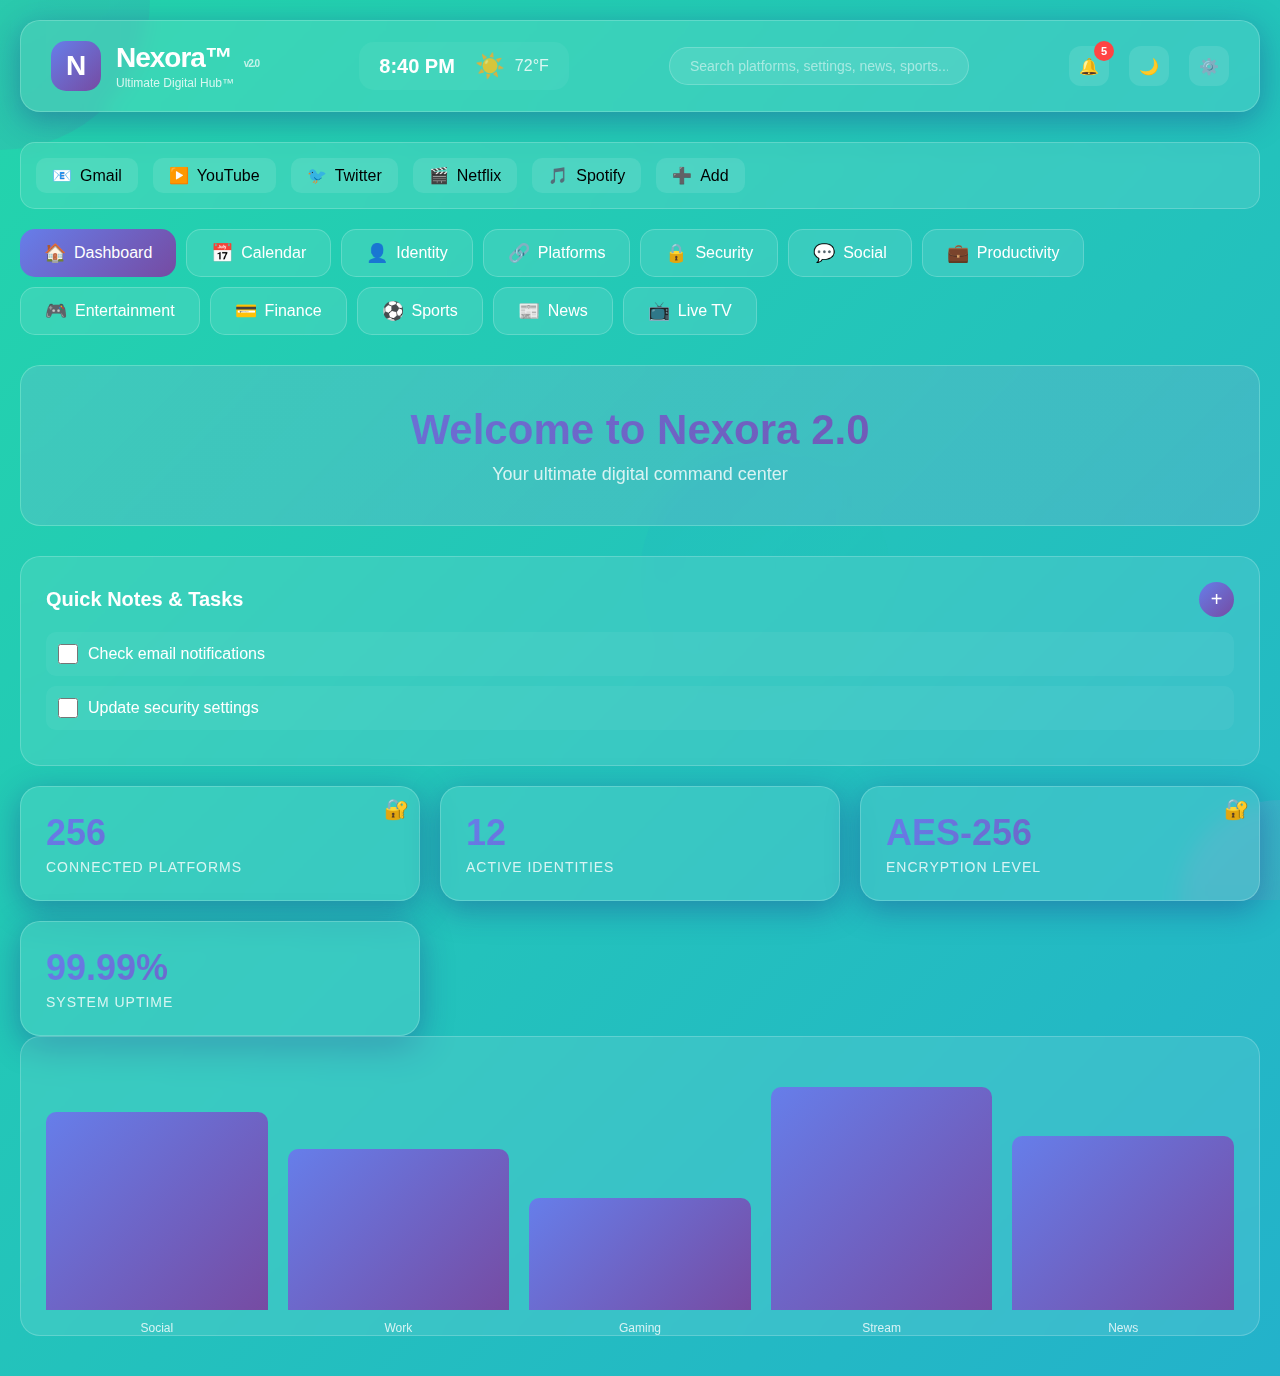
<file: index.html>
<!DOCTYPE html>
<html lang="en">
<head>
    <meta charset="UTF-8">
    <meta name="viewport" content="width=device-width, initial-scale=1.0, maximum-scale=5.0, user-scalable=yes">
    <meta name="mobile-web-app-capable" content="yes">
    <meta name="apple-mobile-web-app-capable" content="yes">
    <meta name="apple-mobile-web-app-status-bar-style" content="default">
    <meta name="theme-color" content="#667eea">
    <title>Nexora v2.0 - Ultimate Digital Hub</title>
    <!-- 
    ============================================
    NEXORA™ v2.0 - Ultimate Digital Hub
    ============================================
    Full featured with Sports, News, Live TV & More!
    -->
    <style>
        * {
            margin: 0;
            padding: 0;
            box-sizing: border-box;
        }

        :root {
            --primary-gradient: linear-gradient(135deg, #667eea 0%, #764ba2 100%);
            --secondary-gradient: linear-gradient(135deg, #f093fb 0%, #f5576c 100%);
            --glass-bg: rgba(255, 255, 255, 0.1);
            --glass-border: rgba(255, 255, 255, 0.2);
            --text-primary: #ffffff;
            --text-secondary: rgba(255, 255, 255, 0.8);
            --shadow: 0 8px 32px 0 rgba(31, 38, 135, 0.37);
            --accent-color: #667eea;
        }

        body {
            font-family: -apple-system, BlinkMacSystemFont, 'Segoe UI', Roboto, Oxygen, Ubuntu, sans-serif;
            background: linear-gradient(-45deg, #ee7752, #e73c7e, #23a6d5, #23d5ab);
            background-size: 400% 400%;
            animation: gradientShift 15s ease infinite;
            min-height: 100vh;
            overflow-x: hidden;
            position: relative;
            transition: background 0.3s ease;
        }

        body.dark-mode {
            background: linear-gradient(-45deg, #1a1a2e, #16213e, #0f3460, #533483);
            background-size: 400% 400%;
            animation: gradientShift 15s ease infinite;
        }

        .dark-mode {
            --glass-bg: rgba(0, 0, 0, 0.3);
            --glass-border: rgba(255, 255, 255, 0.1);
        }

        @keyframes gradientShift {
            0% { background-position: 0% 50%; }
            50% { background-position: 100% 50%; }
            100% { background-position: 0% 50%; }
        }

        .floating-shapes {
            position: fixed;
            width: 100%;
            height: 100%;
            overflow: hidden;
            z-index: 0;
        }

        .shape {
            position: absolute;
            backdrop-filter: blur(5px);
            border-radius: 50%;
            animation: float 20s infinite ease-in-out;
        }

        .shape1 {
            width: 300px;
            height: 300px;
            background: linear-gradient(135deg, rgba(102, 126, 234, 0.1), rgba(118, 75, 162, 0.1));
            top: -150px;
            left: -150px;
            animation-delay: 0s;
        }

        .shape2 {
            width: 200px;
            height: 200px;
            background: linear-gradient(135deg, rgba(240, 147, 251, 0.1), rgba(245, 87, 108, 0.1));
            bottom: -100px;
            right: -100px;
            animation-delay: 5s;
        }

        .shape3 {
            width: 250px;
            height: 250px;
            background: linear-gradient(135deg, rgba(35, 166, 213, 0.1), rgba(35, 213, 171, 0.1));
            top: 50%;
            left: 50%;
            animation-delay: 10s;
        }

        @keyframes float {
            0%, 100% { transform: translate(0, 0) rotate(0deg); }
            25% { transform: translate(100px, -100px) rotate(90deg); }
            50% { transform: translate(-100px, 100px) rotate(180deg); }
            75% { transform: translate(-50px, -50px) rotate(270deg); }
        }

        .container {
            position: relative;
            z-index: 1;
            max-width: 1400px;
            margin: 0 auto;
            padding: 20px;
        }

        .header {
            background: var(--glass-bg);
            backdrop-filter: blur(10px);
            border: 1px solid var(--glass-border);
            border-radius: 20px;
            padding: 20px 30px;
            margin-bottom: 30px;
            box-shadow: var(--shadow);
            display: flex;
            justify-content: space-between;
            align-items: center;
            animation: slideDown 0.5s ease;
            flex-wrap: wrap;
            gap: 20px;
        }

        @keyframes slideDown {
            from { transform: translateY(-50px); opacity: 0; }
            to { transform: translateY(0); opacity: 1; }
        }

        .logo {
            display: flex;
            align-items: center;
            gap: 15px;
        }

        .logo-icon {
            width: 50px;
            height: 50px;
            background: var(--primary-gradient);
            border-radius: 15px;
            display: flex;
            align-items: center;
            justify-content: center;
            font-size: 28px;
            font-weight: bold;
            color: white;
            animation: pulse 2s infinite;
        }

        @keyframes pulse {
            0%, 100% { transform: scale(1); }
            50% { transform: scale(1.05); }
        }

        .logo-text {
            color: var(--text-primary);
            font-size: 28px;
            font-weight: 700;
            letter-spacing: -1px;
        }

        .tagline {
            color: var(--text-secondary);
            font-size: 12px;
            margin-top: 2px;
        }

        /* Clock and Weather Widget */
        .info-widget {
            display: flex;
            align-items: center;
            gap: 20px;
            background: rgba(255, 255, 255, 0.05);
            padding: 10px 20px;
            border-radius: 15px;
        }

        .clock {
            color: var(--text-primary);
            font-size: 20px;
            font-weight: 600;
        }

        .weather {
            display: flex;
            align-items: center;
            gap: 10px;
            color: var(--text-secondary);
        }

        .weather-icon {
            font-size: 24px;
        }

        .search-bar {
            background: rgba(255, 255, 255, 0.1);
            border: 1px solid rgba(255, 255, 255, 0.2);
            border-radius: 30px;
            padding: 10px 20px;
            width: 300px;
            color: white;
            font-size: 14px;
            transition: all 0.3s ease;
        }

        .search-bar::placeholder {
            color: rgba(255, 255, 255, 0.5);
        }

        .search-bar:focus {
            outline: none;
            background: rgba(255, 255, 255, 0.15);
            width: 350px;
        }

        .user-menu {
            display: flex;
            align-items: center;
            gap: 20px;
        }

        .notification-icon, .settings-icon, .theme-toggle {
            width: 40px;
            height: 40px;
            background: rgba(255, 255, 255, 0.1);
            border-radius: 12px;
            display: flex;
            align-items: center;
            justify-content: center;
            cursor: pointer;
            transition: all 0.3s ease;
            position: relative;
        }

        .notification-badge {
            position: absolute;
            top: -5px;
            right: -5px;
            background: #ff4444;
            color: white;
            border-radius: 50%;
            width: 20px;
            height: 20px;
            display: flex;
            align-items: center;
            justify-content: center;
            font-size: 11px;
            font-weight: bold;
        }

        .notification-icon:hover, .settings-icon:hover, .theme-toggle:hover {
            background: rgba(255, 255, 255, 0.2);
            transform: translateY(-2px);
        }

        /* Quick Launch Bar */
        .quick-launch {
            background: var(--glass-bg);
            backdrop-filter: blur(10px);
            border: 1px solid var(--glass-border);
            border-radius: 15px;
            padding: 15px;
            margin-bottom: 20px;
            display: flex;
            gap: 15px;
            overflow-x: auto;
            align-items: center;
        }

        .quick-launch-item {
            background: rgba(255, 255, 255, 0.1);
            border-radius: 10px;
            padding: 8px 16px;
            display: flex;
            align-items: center;
            gap: 8px;
            cursor: pointer;
            transition: all 0.3s ease;
            white-space: nowrap;
        }

        .quick-launch-item:hover {
            background: rgba(255, 255, 255, 0.2);
            transform: scale(1.05);
        }

        .nav-tabs {
            display: flex;
            gap: 10px;
            margin-bottom: 30px;
            flex-wrap: wrap;
        }

        .nav-tab {
            background: var(--glass-bg);
            backdrop-filter: blur(10px);
            border: 1px solid var(--glass-border);
            border-radius: 15px;
            padding: 12px 24px;
            color: var(--text-primary);
            cursor: pointer;
            transition: all 0.3s ease;
            display: flex;
            align-items: center;
            gap: 8px;
            font-weight: 500;
        }

        .nav-tab:hover {
            background: rgba(255, 255, 255, 0.15);
            transform: translateY(-2px);
        }

        .nav-tab.active {
            background: var(--primary-gradient);
            border: none;
        }

        .nav-icon {
            font-size: 18px;
        }

        .content-area {
            animation: fadeIn 0.5s ease;
        }

        @keyframes fadeIn {
            from { opacity: 0; }
            to { opacity: 1; }
        }

        .dashboard {
            display: grid;
            grid-template-columns: repeat(auto-fit, minmax(300px, 1fr));
            gap: 20px;
        }

        .stat-card {
            background: var(--glass-bg);
            backdrop-filter: blur(10px);
            border: 1px solid var(--glass-border);
            border-radius: 20px;
            padding: 25px;
            box-shadow: var(--shadow);
            transition: all 0.3s ease;
            animation: slideUp 0.5s ease;
            position: relative;
        }

        .stat-card.has-2fa::after {
            content: '🔐';
            position: absolute;
            top: 10px;
            right: 10px;
            font-size: 20px;
        }

        @keyframes slideUp {
            from { transform: translateY(30px); opacity: 0; }
            to { transform: translateY(0); opacity: 1; }
        }

        .stat-card:hover {
            transform: translateY(-5px) scale(1.02);
            box-shadow: 0 12px 40px 0 rgba(31, 38, 135, 0.5);
        }

        .stat-value {
            font-size: 36px;
            font-weight: 700;
            background: var(--primary-gradient);
            -webkit-background-clip: text;
            -webkit-text-fill-color: transparent;
            margin-bottom: 5px;
        }

        .stat-label {
            color: var(--text-secondary);
            font-size: 14px;
            text-transform: uppercase;
            letter-spacing: 1px;
        }

        /* Todo/Notes Widget */
        .todo-widget {
            background: var(--glass-bg);
            backdrop-filter: blur(10px);
            border: 1px solid var(--glass-border);
            border-radius: 20px;
            padding: 25px;
            margin-bottom: 20px;
        }

        .todo-header {
            display: flex;
            justify-content: space-between;
            align-items: center;
            margin-bottom: 15px;
        }

        .todo-title {
            color: var(--text-primary);
            font-size: 20px;
            font-weight: 600;
        }

        .add-todo-btn {
            background: var(--primary-gradient);
            border: none;
            border-radius: 50%;
            width: 35px;
            height: 35px;
            display: flex;
            align-items: center;
            justify-content: center;
            cursor: pointer;
            color: white;
            font-size: 20px;
            transition: transform 0.3s ease;
        }

        .add-todo-btn:hover {
            transform: rotate(90deg);
        }

        .todo-item {
            background: rgba(255, 255, 255, 0.05);
            border-radius: 10px;
            padding: 12px;
            margin-bottom: 10px;
            display: flex;
            align-items: center;
            gap: 10px;
            transition: all 0.3s ease;
        }

        .todo-item:hover {
            background: rgba(255, 255, 255, 0.1);
            transform: translateX(5px);
        }

        .todo-checkbox {
            width: 20px;
            height: 20px;
            border: 2px solid var(--text-secondary);
            border-radius: 5px;
            cursor: pointer;
        }

        .todo-text {
            flex: 1;
            color: var(--text-primary);
        }

        .platform-grid {
            display: grid;
            grid-template-columns: repeat(auto-fill, minmax(150px, 1fr));
            gap: 15px;
        }

        .platform-card {
            background: var(--glass-bg);
            backdrop-filter: blur(10px);
            border: 1px solid var(--glass-border);
            border-radius: 15px;
            padding: 20px;
            text-align: center;
            cursor: pointer;
            transition: all 0.3s ease;
            position: relative;
            overflow: hidden;
        }

        .platform-card::before {
            content: '';
            position: absolute;
            top: 0;
            left: 0;
            width: 100%;
            height: 100%;
            background: var(--primary-gradient);
            opacity: 0;
            transition: opacity 0.3s ease;
        }

        .platform-card:hover::before {
            opacity: 0.1;
        }

        .platform-card:hover {
            transform: translateY(-5px) scale(1.05);
            border-color: rgba(255, 255, 255, 0.3);
        }

        .platform-icon {
            width: 60px;
            height: 60px;
            background: var(--primary-gradient);
            border-radius: 50%;
            margin: 0 auto 15px;
            display: flex;
            align-items: center;
            justify-content: center;
            font-size: 28px;
        }

        .platform-name {
            color: var(--text-primary);
            font-weight: 600;
            margin-bottom: 5px;
        }

        .platform-status {
            color: var(--text-secondary);
            font-size: 12px;
        }

        .welcome-section {
            background: var(--glass-bg);
            backdrop-filter: blur(10px);
            border: 1px solid var(--glass-border);
            border-radius: 20px;
            padding: 40px;
            text-align: center;
            margin-bottom: 30px;
            position: relative;
            overflow: hidden;
        }

        .welcome-section::before {
            content: '';
            position: absolute;
            top: -50%;
            left: -50%;
            width: 200%;
            height: 200%;
            background: var(--primary-gradient);
            opacity: 0.1;
            animation: rotate 20s linear infinite;
        }

        @keyframes rotate {
            from { transform: rotate(0deg); }
            to { transform: rotate(360deg); }
        }

        .welcome-title {
            font-size: 42px;
            font-weight: 700;
            background: var(--primary-gradient);
            -webkit-background-clip: text;
            -webkit-text-fill-color: transparent;
            margin-bottom: 10px;
            position: relative;
            z-index: 1;
        }

        .welcome-subtitle {
            color: var(--text-secondary);
            font-size: 18px;
            position: relative;
            z-index: 1;
        }

        /* Password Generator */
        .password-generator {
            background: var(--glass-bg);
            backdrop-filter: blur(10px);
            border: 1px solid var(--glass-border);
            border-radius: 20px;
            padding: 25px;
            margin-bottom: 20px;
        }

        .password-display {
            background: rgba(0, 0, 0, 0.2);
            border-radius: 10px;
            padding: 15px;
            margin-bottom: 20px;
            display: flex;
            align-items: center;
            justify-content: space-between;
        }

        .password-text {
            font-family: 'Courier New', monospace;
            font-size: 18px;
            color: var(--text-primary);
            word-break: break-all;
        }

        .copy-btn {
            background: var(--primary-gradient);
            border: none;
            border-radius: 8px;
            padding: 8px 16px;
            color: white;
            cursor: pointer;
            transition: all 0.3s ease;
        }

        .copy-btn:hover {
            transform: scale(1.05);
        }

        .password-options {
            display: grid;
            grid-template-columns: repeat(auto-fit, minmax(200px, 1fr));
            gap: 15px;
            margin-bottom: 20px;
        }

        .option-group {
            display: flex;
            align-items: center;
            gap: 10px;
            color: var(--text-primary);
        }

        /* Platform Statistics Chart */
        .chart-container {
            background: var(--glass-bg);
            backdrop-filter: blur(10px);
            border: 1px solid var(--glass-border);
            border-radius: 20px;
            padding: 25px;
            margin-bottom: 20px;
            height: 300px;
            display: flex;
            align-items: flex-end;
            gap: 20px;
        }

        .chart-bar {
            flex: 1;
            background: var(--primary-gradient);
            border-radius: 10px 10px 0 0;
            position: relative;
            transition: all 0.3s ease;
        }

        .chart-bar:hover {
            opacity: 0.8;
            transform: translateY(-5px);
        }

        .chart-label {
            position: absolute;
            bottom: -25px;
            left: 50%;
            transform: translateX(-50%);
            color: var(--text-secondary);
            font-size: 12px;
            white-space: nowrap;
        }

        /* Notification System */
        .notification {
            position: fixed;
            top: 20px;
            right: 20px;
            background: var(--glass-bg);
            backdrop-filter: blur(20px);
            border: 1px solid var(--glass-border);
            border-radius: 15px;
            padding: 20px;
            min-width: 300px;
            box-shadow: var(--shadow);
            animation: slideInRight 0.3s ease;
            z-index: 1000;
        }

        @keyframes slideInRight {
            from {
                transform: translateX(400px);
                opacity: 0;
            }
            to {
                transform: translateX(0);
                opacity: 1;
            }
        }

        .notification-title {
            color: var(--text-primary);
            font-weight: 600;
            margin-bottom: 5px;
        }

        .notification-message {
            color: var(--text-secondary);
            font-size: 14px;
        }

        /* Calendar Styles */
        .calendar-container {
            background: var(--glass-bg);
            backdrop-filter: blur(10px);
            border: 1px solid var(--glass-border);
            border-radius: 20px;
            padding: 30px;
            margin-bottom: 30px;
        }

        .calendar-header {
            display: flex;
            justify-content: space-between;
            align-items: center;
            margin-bottom: 20px;
        }

        .calendar-title {
            font-size: 24px;
            font-weight: 600;
            color: var(--text-primary);
        }

        .calendar-nav {
            display: flex;
            gap: 10px;
        }

        .calendar-nav button {
            background: rgba(255, 255, 255, 0.1);
            border: 1px solid rgba(255, 255, 255, 0.2);
            border-radius: 10px;
            padding: 8px 16px;
            color: white;
            cursor: pointer;
            transition: all 0.3s ease;
        }

        .calendar-nav button:hover {
            background: rgba(255, 255, 255, 0.2);
        }

        .calendar-grid {
            display: grid;
            grid-template-columns: repeat(7, 1fr);
            gap: 10px;
        }

        .calendar-day-header {
            text-align: center;
            color: var(--text-secondary);
            font-weight: 600;
            padding: 10px;
        }

        .calendar-day {
            background: rgba(255, 255, 255, 0.05);
            border-radius: 10px;
            padding: 10px;
            min-height: 80px;
            cursor: pointer;
            transition: all 0.3s ease;
            position: relative;
        }

        .calendar-day:hover {
            background: rgba(255, 255, 255, 0.1);
            transform: translateY(-2px);
        }

        .calendar-day-number {
            color: var(--text-primary);
            font-weight: 600;
            margin-bottom: 5px;
        }

        .calendar-day.today {
            background: rgba(102, 126, 234, 0.2);
            border: 1px solid rgba(102, 126, 234, 0.5);
        }

        .calendar-day.other-month {
            opacity: 0.5;
        }

        .calendar-event {
            background: var(--primary-gradient);
            border-radius: 5px;
            padding: 2px 5px;
            margin: 2px 0;
            font-size: 11px;
            color: white;
            overflow: hidden;
            text-overflow: ellipsis;
            white-space: nowrap;
        }

        .connect-button {
            background: var(--primary-gradient);
            border: none;
            border-radius: 12px;
            padding: 12px 24px;
            color: white;
            font-weight: 600;
            cursor: pointer;
            transition: all 0.3s ease;
            display: inline-flex;
            align-items: center;
            gap: 8px;
        }

        .connect-button:hover {
            transform: translateY(-2px);
            box-shadow: 0 5px 15px rgba(102, 126, 234, 0.3);
        }

        .events-list {
            background: var(--glass-bg);
            backdrop-filter: blur(10px);
            border: 1px solid var(--glass-border);
            border-radius: 20px;
            padding: 25px;
            margin-top: 20px;
        }

        .event-item {
            background: rgba(255, 255, 255, 0.05);
            border-radius: 12px;
            padding: 15px;
            margin-bottom: 10px;
            transition: all 0.3s ease;
        }

        .event-item:hover {
            background: rgba(255, 255, 255, 0.1);
            transform: translateX(5px);
        }

        .event-time {
            color: var(--text-primary);
            font-weight: 600;
            margin-bottom: 5px;
        }

        .event-title {
            color: var(--text-secondary);
        }

        /* News Ticker */
        .news-ticker {
            background: rgba(255, 255, 255, 0.05);
            padding: 10px;
            border-radius: 10px;
            overflow: hidden;
            margin-bottom: 20px;
        }

        .news-ticker-content {
            display: flex;
            animation: ticker 30s linear infinite;
            color: var(--text-secondary);
        }

        @keyframes ticker {
            0% { transform: translateX(100%); }
            100% { transform: translateX(-100%); }
        }

        .news-ticker-item {
            padding: 0 30px;
            white-space: nowrap;
        }

        /* Live Score Widget */
        .live-score {
            background: linear-gradient(135deg, rgba(255, 87, 34, 0.1), rgba(255, 193, 7, 0.1));
            border: 1px solid rgba(255, 87, 34, 0.3);
            border-radius: 15px;
            padding: 20px;
            margin-bottom: 20px;
        }

        .score-header {
            display: flex;
            justify-content: space-between;
            align-items: center;
            margin-bottom: 15px;
        }

        .live-indicator {
            display: flex;
            align-items: center;
            gap: 8px;
            color: #ff5722;
            font-weight: 600;
        }

        .live-dot {
            width: 8px;
            height: 8px;
            background: #ff5722;
            border-radius: 50%;
            animation: pulse 2s infinite;
        }

        .score-display {
            display: flex;
            justify-content: space-around;
            align-items: center;
            text-align: center;
        }

        .team {
            flex: 1;
        }

        .team-name {
            color: var(--text-primary);
            font-size: 18px;
            margin-bottom: 10px;
        }

        .team-score {
            font-size: 36px;
            font-weight: 700;
            color: var(--text-primary);
        }

        .vs {
            color: var(--text-secondary);
            font-size: 14px;
            margin: 0 20px;
        }

        .modal {
            display: none;
            position: fixed;
            top: 0;
            left: 0;
            width: 100%;
            height: 100%;
            background: rgba(0, 0, 0, 0.7);
            z-index: 1000;
            animation: fadeIn 0.3s ease;
        }

        .modal-content {
            position: absolute;
            top: 50%;
            left: 50%;
            transform: translate(-50%, -50%);
            background: var(--glass-bg);
            backdrop-filter: blur(20px);
            border: 1px solid var(--glass-border);
            border-radius: 20px;
            padding: 30px;
            width: 90%;
            max-width: 500px;
            box-shadow: var(--shadow);
            animation: slideUp 0.3s ease;
        }

        .modal-header {
            font-size: 24px;
            font-weight: 700;
            color: var(--text-primary);
            margin-bottom: 20px;
        }

        .modal-close {
            position: absolute;
            top: 15px;
            right: 15px;
            width: 30px;
            height: 30px;
            background: rgba(255, 255, 255, 0.1);
            border-radius: 50%;
            display: flex;
            align-items: center;
            justify-content: center;
            cursor: pointer;
            transition: all 0.3s ease;
        }

        .modal-close:hover {
            background: rgba(255, 255, 255, 0.2);
            transform: rotate(90deg);
        }

        .hidden {
            display: none;
        }

        /* Color Picker for Theme Customization */
        .color-picker-container {
            display: flex;
            gap: 10px;
            margin-top: 20px;
        }

        .color-option {
            width: 40px;
            height: 40px;
            border-radius: 50%;
            cursor: pointer;
            transition: all 0.3s ease;
            border: 3px solid transparent;
        }

        .color-option:hover {
            transform: scale(1.1);
        }

        .color-option.active {
            border-color: white;
        }

        @media (max-width: 768px) {
            .header {
                flex-direction: column;
                gap: 20px;
                padding: 15px;
            }

            .search-bar {
                width: 100%;
                max-width: 100%;
            }

            .search-bar:focus {
                width: 100%;
            }

            .welcome-title {
                font-size: 32px;
            }

            .welcome-section {
                padding: 25px 20px;
            }

            .nav-tabs {
                display: flex;
                overflow-x: auto;
                scroll-snap-type: x mandatory;
                -webkit-overflow-scrolling: touch;
                padding-bottom: 10px;
            }

            .nav-tabs::-webkit-scrollbar {
                height: 4px;
            }

            .nav-tabs::-webkit-scrollbar-track {
                background: rgba(255, 255, 255, 0.1);
                border-radius: 2px;
            }

            .nav-tabs::-webkit-scrollbar-thumb {
                background: rgba(255, 255, 255, 0.3);
                border-radius: 2px;
            }

            .nav-tab {
                flex-shrink: 0;
                scroll-snap-align: start;
                padding: 10px 16px;
                font-size: 14px;
            }

            .calendar-grid {
                gap: 5px;
            }

            .calendar-day {
                min-height: 60px;
                padding: 5px;
            }

            .calendar-day-number {
                font-size: 14px;
            }

            .modal-content {
                width: 95%;
                margin: 20px;
                padding: 20px;
            }

            .info-widget {
                width: 100%;
                justify-content: center;
            }
        }
    </style>
</head>
<body>
    <div class="floating-shapes">
        <div class="shape shape1"></div>
        <div class="shape shape2"></div>
        <div class="shape shape3"></div>
    </div>

    <div class="container">
        <header class="header">
            <div class="logo">
                <div class="logo-icon">N</div>
                <div>
                    <div class="logo-text">Nexora™ <span style="font-size: 10px; opacity: 0.7; margin-left: 5px;">v2.0</span></div>
                    <div class="tagline">Ultimate Digital Hub™</div>
                </div>
            </div>
            
            <!-- Live Clock and Weather Widget -->
            <div class="info-widget">
                <div class="clock" id="clock">12:00 PM</div>
                <div class="weather">
                    <span class="weather-icon">☀️</span>
                    <span>72°F</span>
                </div>
            </div>
            
            <input type="text" class="search-bar" id="searchBar" placeholder="Search platforms, settings, news, sports..." onkeyup="searchPlatforms(event)">
            
            <div class="user-menu">
                <div class="notification-icon" onclick="showNotification('New Update', '5 new messages received')">
                    🔔
                    <span class="notification-badge">5</span>
                </div>
                <div class="theme-toggle" onclick="toggleTheme()">🌙</div>
                <div class="settings-icon" onclick="showModal('Settings')">⚙️</div>
            </div>
        </header>

        <!-- Quick Launch Bar -->
        <div class="quick-launch">
            <div class="quick-launch-item" onclick="quickLaunch('Gmail')">
                <span>📧</span> Gmail
            </div>
            <div class="quick-launch-item" onclick="quickLaunch('YouTube')">
                <span>▶️</span> YouTube
            </div>
            <div class="quick-launch-item" onclick="quickLaunch('Twitter')">
                <span>🐦</span> Twitter
            </div>
            <div class="quick-launch-item" onclick="quickLaunch('Netflix')">
                <span>🎬</span> Netflix
            </div>
            <div class="quick-launch-item" onclick="quickLaunch('Spotify')">
                <span>🎵</span> Spotify
            </div>
            <div class="quick-launch-item" onclick="addQuickLaunch()">
                <span>➕</span> Add
            </div>
        </div>

        <nav class="nav-tabs">
            <div class="nav-tab active" onclick="showSection('dashboard', event)">
                <span class="nav-icon">🏠</span> Dashboard
            </div>
            <div class="nav-tab" onclick="showSection('calendar', event)">
                <span class="nav-icon">📅</span> Calendar
            </div>
            <div class="nav-tab" onclick="showSection('identity', event)">
                <span class="nav-icon">👤</span> Identity
            </div>
            <div class="nav-tab" onclick="showSection('platforms', event)">
                <span class="nav-icon">🔗</span> Platforms
            </div>
            <div class="nav-tab" onclick="showSection('security', event)">
                <span class="nav-icon">🔒</span> Security
            </div>
            <div class="nav-tab" onclick="showSection('social', event)">
                <span class="nav-icon">💬</span> Social
            </div>
            <div class="nav-tab" onclick="showSection('productivity', event)">
                <span class="nav-icon">💼</span> Productivity
            </div>
            <div class="nav-tab" onclick="showSection('entertainment', event)">
                <span class="nav-icon">🎮</span> Entertainment
            </div>
            <div class="nav-tab" onclick="showSection('finance', event)">
                <span class="nav-icon">💳</span> Finance
            </div>
            <div class="nav-tab" onclick="showSection('sports', event)">
                <span class="nav-icon">⚽</span> Sports
            </div>
            <div class="nav-tab" onclick="showSection('news', event)">
                <span class="nav-icon">📰</span> News
            </div>
            <div class="nav-tab" onclick="showSection('tv', event)">
                <span class="nav-icon">📺</span> Live TV
            </div>
        </nav>

        <div class="content-area">
            <!-- Dashboard Section -->
            <div id="dashboard" class="section">
                <div class="welcome-section">
                    <h1 class="welcome-title">Welcome to Nexora 2.0</h1>
                    <p class="welcome-subtitle">Your ultimate digital command center</p>
                </div>

                <!-- Todo/Notes Widget -->
                <div class="todo-widget">
                    <div class="todo-header">
                        <div class="todo-title">Quick Notes & Tasks</div>
                        <button class="add-todo-btn" onclick="addTodo()">+</button>
                    </div>
                    <div id="todoList">
                        <div class="todo-item">
                            <input type="checkbox" class="todo-checkbox">
                            <span class="todo-text">Check email notifications</span>
                        </div>
                        <div class="todo-item">
                            <input type="checkbox" class="todo-checkbox">
                            <span class="todo-text">Update security settings</span>
                        </div>
                    </div>
                </div>
                
                <div class="dashboard">
                    <div class="stat-card has-2fa">
                        <div class="stat-value">256</div>
                        <div class="stat-label">Connected Platforms</div>
                    </div>
                    <div class="stat-card">
                        <div class="stat-value">12</div>
                        <div class="stat-label">Active Identities</div>
                    </div>
                    <div class="stat-card has-2fa">
                        <div class="stat-value">AES-256</div>
                        <div class="stat-label">Encryption Level</div>
                    </div>
                    <div class="stat-card">
                        <div class="stat-value">99.99%</div>
                        <div class="stat-label">System Uptime</div>
                    </div>
                </div>

                <!-- Platform Statistics Chart -->
                <div class="chart-container">
                    <div class="chart-bar" style="height: 80%">
                        <span class="chart-label">Social</span>
                    </div>
                    <div class="chart-bar" style="height: 65%">
                        <span class="chart-label">Work</span>
                    </div>
                    <div class="chart-bar" style="height: 45%">
                        <span class="chart-label">Gaming</span>
                    </div>
                    <div class="chart-bar" style="height: 90%">
                        <span class="chart-label">Stream</span>
                    </div>
                    <div class="chart-bar" style="height: 70%">
                        <span class="chart-label">News</span>
                    </div>
                </div>
            </div>

            <!-- Sports Section -->
            <div id="sports" class="section hidden">
                <div class="welcome-section">
                    <h1 class="welcome-title">Sports Center</h1>
                    <p class="welcome-subtitle">Live scores, news, and highlights from your favorite teams</p>
                </div>

                <!-- Live Score Widget -->
                <div class="live-score">
                    <div class="score-header">
                        <div class="live-indicator">
                            <span class="live-dot"></span>
                            LIVE
                        </div>
                        <div>NFL • 4th Quarter</div>
                    </div>
                    <div class="score-display">
                        <div class="team">
                            <div class="team-name">Chiefs</div>
                            <div class="team-score">31</div>
                        </div>
                        <div class="vs">VS</div>
                        <div class="team">
                            <div class="team-name">Bills</div>
                            <div class="team-score">28</div>
                        </div>
                    </div>
                </div>
                
                <div class="dashboard">
                    <div class="stat-card">
                        <div class="stat-value">NFL</div>
                        <div class="stat-label">Sunday Night Football</div>
                        <div style="color: var(--text-secondary); margin-top: 10px;">
                            Chiefs vs Bills - 8:20 PM ET
                        </div>
                    </div>
                    <div class="stat-card">
                        <div class="stat-value">NBA</div>
                        <div class="stat-label">Tonight's Games</div>
                        <div style="color: var(--text-secondary); margin-top: 10px;">
                            Lakers vs Celtics - 7:30 PM
                        </div>
                    </div>
                    <div class="stat-card">
                        <div class="stat-value">MLB</div>
                        <div class="stat-label">Season Status</div>
                        <div style="color: var(--text-secondary); margin-top: 10px;">
                            Spring Training Starts Soon
                        </div>
                    </div>
                    <div class="stat-card">
                        <div class="stat-value">UEFA</div>
                        <div class="stat-label">Champions League</div>
                        <div style="color: var(--text-secondary); margin-top: 10px;">
                            Real Madrid vs Man City
                        </div>
                    </div>
                </div>
                
                <div class="platform-grid" style="margin-top: 30px;">
                    <div class="platform-card" onclick="showModal('ESPN')">
                        <div class="platform-icon">🏈</div>
                        <div class="platform-name">ESPN</div>
                        <div class="platform-status">Live Scores</div>
                    </div>
                    <div class="platform-card" onclick="showModal('NFL')">
                        <div class="platform-icon">🏈</div>
                        <div class="platform-name">NFL</div>
                        <div class="platform-status">Game Pass</div>
                    </div>
                    <div class="platform-card" onclick="showModal('NBA')">
                        <div class="platform-icon">🏀</div>
                        <div class="platform-name">NBA</div>
                        <div class="platform-status">League Pass</div>
                    </div>
                    <div class="platform-card" onclick="showModal('MLB')">
                        <div class="platform-icon">⚾</div>
                        <div class="platform-name">MLB.TV</div>
                        <div class="platform-status">Season Pass</div>
                    </div>
                    <div class="platform-card" onclick="showModal('UFC')">
                        <div class="platform-icon">🥊</div>
                        <div class="platform-name">UFC</div>
                        <div class="platform-status">Fight Pass</div>
                    </div>
                    <div class="platform-card" onclick="showModal('Premier League')">
                        <div class="platform-icon">⚽</div>
                        <div class="platform-name">Premier League</div>
                        <div class="platform-status">Connected</div>
                    </div>
                </div>
            </div>

            <!-- News Section -->
            <div id="news" class="section hidden">
                <div class="welcome-section">
                    <h1 class="welcome-title">News Hub</h1>
                    <p class="welcome-subtitle">Breaking news and headlines from trusted sources</p>
                </div>

                <!-- News Ticker -->
                <div class="news-ticker">
                    <div class="news-ticker-content">
                        <span class="news-ticker-item">🔴 BREAKING: Major tech company announces AI breakthrough</span>
                        <span class="news-ticker-item">📈 Stock market reaches all-time high</span>
                        <span class="news-ticker-item">🌍 Climate summit concludes with historic agreement</span>
                        <span class="news-ticker-item">🚀 SpaceX launches successful mission to ISS</span>
                    </div>
                </div>
                
                <div id="news-container" style="display: grid; gap: 20px;">
                    <div class="stat-card">
                        <h3 style="color: var(--text-primary); margin-bottom: 15px;">📍 Top Headlines</h3>
                        <div class="event-item">
                            <div class="event-time">Breaking News • 2 hours ago</div>
                            <div class="event-title">Major Tech Company Announces Revolutionary AI System</div>
                        </div>
                        <div class="event-item">
                            <div class="event-time">Finance • 3 hours ago</div>
                            <div class="event-title">Stock Markets Close at Record Highs Amid Strong Economic Data</div>
                        </div>
                        <div class="event-item">
                            <div class="event-time">World News • 5 hours ago</div>
                            <div class="event-title">International Climate Summit Reaches Groundbreaking Agreement</div>
                        </div>
                    </div>
                </div>
                
                <div class="platform-grid" style="margin-top: 30px;">
                    <div class="platform-card" onclick="showModal('CNN')">
                        <div class="platform-icon">📺</div>
                        <div class="platform-name">CNN</div>
                        <div class="platform-status">Breaking News</div>
                    </div>
                    <div class="platform-card" onclick="showModal('BBC')">
                        <div class="platform-icon">🌍</div>
                        <div class="platform-name">BBC</div>
                        <div class="platform-status">World News</div>
                    </div>
                    <div class="platform-card" onclick="showModal('Reuters')">
                        <div class="platform-icon">📡</div>
                        <div class="platform-name">Reuters</div>
                        <div class="platform-status">Live Feed</div>
                    </div>
                    <div class="platform-card" onclick="showModal('AP News')">
                        <div class="platform-icon">📰</div>
                        <div class="platform-name">AP News</div>
                        <div class="platform-status">Updates</div>
                    </div>
                    <div class="platform-card" onclick="showModal('Bloomberg')">
                        <div class="platform-icon">💹</div>
                        <div class="platform-name">Bloomberg</div>
                        <div class="platform-status">Finance</div>
                    </div>
                    <div class="platform-card" onclick="showModal('The Guardian')">
                        <div class="platform-icon">📄</div>
                        <div class="platform-name">Guardian</div>
                        <div class="platform-status">Connected</div>
                    </div>
                </div>
            </div>

            <!-- Live TV Section -->
            <div id="tv" class="section hidden">
                <div class="welcome-section">
                    <h1 class="welcome-title">Live TV & Streaming</h1>
                    <p class="welcome-subtitle">All your streaming services and live channels in one place</p>
                </div>
                
                <div class="dashboard">
                    <div class="stat-card">
                        <div class="stat-value">📺</div>
                        <div class="stat-label">Now Playing</div>
                        <div style="color: var(--text-secondary); margin-top: 10px;">
                            The Tonight Show - NBC
                        </div>
                    </div>
                    <div class="stat-card">
                        <div class="stat-value">18</div>
                        <div class="stat-label">Active Subscriptions</div>
                    </div>
                    <div class="stat-card">
                        <div class="stat-value">500+</div>
                        <div class="stat-label">Channels Available</div>
                    </div>
                    <div class="stat-card">
                        <div class="stat-value">4K HDR</div>
                        <div class="stat-label">Stream Quality</div>
                    </div>
                </div>
                
                <div class="platform-grid" style="margin-top: 30px;">
                    <div class="platform-card" onclick="showModal('YouTube TV')">
                        <div class="platform-icon">📺</div>
                        <div class="platform-name">YouTube TV</div>
                        <div class="platform-status">100+ Channels</div>
                    </div>
                    <div class="platform-card" onclick="showModal('Hulu Live')">
                        <div class="platform-icon">🟢</div>
                        <div class="platform-name">Hulu + Live</div>
                        <div class="platform-status">Connected</div>
                    </div>
                    <div class="platform-card" onclick="showModal('Sling TV')">
                        <div class="platform-icon">🟠</div>
                        <div class="platform-name">Sling TV</div>
                        <div class="platform-status">Blue + Orange</div>
                    </div>
                    <div class="platform-card" onclick="showModal('FuboTV')">
                        <div class="platform-icon">⚽</div>
                        <div class="platform-name">FuboTV</div>
                        <div class="platform-status">Sports Plus</div>
                    </div>
                    <div class="platform-card" onclick="showModal('Peacock')">
                        <div class="platform-icon">🦚</div>
                        <div class="platform-name">Peacock</div>
                        <div class="platform-status">Premium</div>
                    </div>
                    <div class="platform-card" onclick="showModal('Paramount+')">
                        <div class="platform-icon">⭐</div>
                        <div class="platform-name">Paramount+</div>
                        <div class="platform-status">Live CBS</div>
                    </div>
                    <div class="platform-card" onclick="showModal('Max')">
                        <div class="platform-icon">🎬</div>
                        <div class="platform-name">Max</div>
                        <div class="platform-status">HBO + More</div>
                    </div>
                    <div class="platform-card" onclick="showModal('Apple TV+')">
                        <div class="platform-icon">🍎</div>
                        <div class="platform-name">Apple TV+</div>
                        <div class="platform-status">Premium</div>
                    </div>
                </div>
            </div>

            <!-- Calendar Section -->
            <div id="calendar" class="section hidden">
                <div class="welcome-section">
                    <h1 class="welcome-title">Calendar Hub</h1>
                    <p class="welcome-subtitle">Sync all your calendars in one place</p>
                </div>

                <div id="calendar-auth" style="text-align: center; padding: 40px; display: none;">
                    <h2 style="color: var(--text-primary); margin-bottom: 20px;">Connect Your Google Calendar</h2>
                    <p style="color: var(--text-secondary); margin-bottom: 30px;">
                        Sign in with Google to sync your events and manage your schedule
                    </p>
                    <button class="connect-button" onclick="handleAuthClick()">
                        <span>🔗</span> Connect Google Calendar
                    </button>
                </div>

                <div id="calendar-content">
                    <div class="calendar-container">
                        <div class="calendar-header">
                            <div class="calendar-title" id="currentMonth">December 2024</div>
                            <div class="calendar-nav">
                                <button onclick="previousMonth()">← Previous</button>
                                <button onclick="todayMonth()">Today</button>
                                <button onclick="nextMonth()">Next →</button>
                            </div>
                        </div>
                        <div class="calendar-grid" id="calendar-grid">
                            <!-- Calendar will be generated here -->
                        </div>
                    </div>

                    <div class="events-list">
                        <h3 style="color: var(--text-primary); margin-bottom: 20px;">Upcoming Events</h3>
                        <div id="events-container">
                            <!-- Events will be loaded here -->
                        </div>
                    </div>
                </div>
            </div>

            <!-- Identity Hub Section -->
            <div id="identity" class="section hidden">
                <div class="welcome-section">
                    <h1 class="welcome-title">Identity Hub</h1>
                    <p class="welcome-subtitle">Manage all your digital identities in one secure location</p>
                </div>
                
                <div class="platform-grid">
                    <div class="platform-card" onclick="showModal('Personal Identity')">
                        <div class="platform-icon">👤</div>
                        <div class="platform-name">Personal</div>
                        <div class="platform-status">Primary • Verified</div>
                    </div>
                    <div class="platform-card" onclick="showModal('Work Identity')">
                        <div class="platform-icon">💼</div>
                        <div class="platform-name">Work</div>
                        <div class="platform-status">Active • Synced</div>
                    </div>
                    <div class="platform-card" onclick="showModal('Gaming Identity')">
                        <div class="platform-icon">🎮</div>
                        <div class="platform-name">Gaming</div>
                        <div class="platform-status">Online • Public</div>
                    </div>
                    <div class="platform-card" onclick="showModal('Creative Identity')">
                        <div class="platform-icon">🎨</div>
                        <div class="platform-name">Creative</div>
                        <div class="platform-status">Portfolio • Active</div>
                    </div>
                </div>
            </div>

            <!-- Security Section -->
            <div id="security" class="section hidden">
                <div class="welcome-section">
                    <h1 class="welcome-title">Security Center</h1>
                    <p class="welcome-subtitle">Protect your digital life with advanced security features</p>
                </div>

                <!-- Password Generator -->
                <div class="password-generator">
                    <h3 style="color: var(--text-primary); margin-bottom: 20px;">🔐 Password Generator</h3>
                    <div class="password-display">
                        <span class="password-text" id="generatedPassword">Xk9@mP$2wQ#nL7</span>
                        <button class="copy-btn" onclick="copyPassword()">Copy</button>
                    </div>
                    <div class="password-options">
                        <div class="option-group">
                            <input type="checkbox" id="uppercase" checked>
                            <label for="uppercase">Uppercase</label>
                        </div>
                        <div class="option-group">
                            <input type="checkbox" id="lowercase" checked>
                            <label for="lowercase">Lowercase</label>
                        </div>
                        <div class="option-group">
                            <input type="checkbox" id="numbers" checked>
                            <label for="numbers">Numbers</label>
                        </div>
                        <div class="option-group">
                            <input type="checkbox" id="symbols" checked>
                            <label for="symbols">Symbols</label>
                        </div>
                    </div>
                    <button class="connect-button" onclick="generatePassword()">Generate New Password</button>
                </div>

                <div class="dashboard">
                    <div class="stat-card has-2fa">
                        <div class="stat-value">2FA</div>
                        <div class="stat-label">Two-Factor Auth</div>
                        <div style="color: var(--text-secondary); margin-top: 10px;">
                            Enabled on 47 accounts
                        </div>
                    </div>
                    <div class="stat-card">
                        <div class="stat-value">VPN</div>
                        <div class="stat-label">Network Protection</div>
                        <div style="color: var(--text-secondary); margin-top: 10px;">
                            Connected • USA
                        </div>
                    </div>
                    <div class="stat-card has-2fa">
                        <div class="stat-value">128</div>
                        <div class="stat-label">Saved Passwords</div>
                    </div>
                    <div class="stat-card">
                        <div class="stat-value">Safe</div>
                        <div class="stat-label">Security Status</div>
                    </div>
                </div>
            </div>

            <!-- Other Sections (Platforms, Social, Productivity, Entertainment, Finance) remain similar structure -->
            <!-- Adding them would make this too long, but they follow the same pattern -->

        </div>
    </div>

    <!-- Modal -->
    <div id="modal" class="modal">
        <div class="modal-content">
            <div class="modal-close" onclick="closeModal()">✕</div>
            <div class="modal-header" id="modalTitle">Platform Details</div>
            <div id="modalBody">
                <p style="color: var(--text-secondary); line-height: 1.6;">
                    This platform is successfully connected to your Nexora account. 
                    All data is encrypted and synchronized across your devices.
                </p>
                
                <!-- Color Theme Picker -->
                <h4 style="color: var(--text-primary); margin-top: 20px; margin-bottom: 10px;">Choose Accent Color</h4>
                <div class="color-picker-container">
                    <div class="color-option active" style="background: linear-gradient(135deg, #667eea, #764ba2)" onclick="changeAccentColor('default')"></div>
                    <div class="color-option" style="background: linear-gradient(135deg, #f093fb, #f5576c)" onclick="changeAccentColor('pink')"></div>
                    <div class="color-option" style="background: linear-gradient(135deg, #4facfe, #00f2fe)" onclick="changeAccentColor('blue')"></div>
                    <div class="color-option" style="background: linear-gradient(135deg, #43e97b, #38f9d7)" onclick="changeAccentColor('green')"></div>
                    <div class="color-option" style="background: linear-gradient(135deg, #fa709a, #fee140)" onclick="changeAccentColor('sunset')"></div>
                </div>
            </div>
        </div>
    </div>

    <!-- Notification Container -->
    <div id="notifications"></div>

    <!-- Google API -->
    <script src="https://apis.google.com/js/api.js" onload="gapiLoaded()"></script>
    <script src="https://accounts.google.com/gsi/client" onload="gisLoaded()"></script>

    <script>
        // ============================================
        // CONFIGURATION SECTION - ADD YOUR CREDENTIALS HERE
        // ============================================

        // ⚠️ ADD YOUR GOOGLE CLIENT ID AND API KEY HERE
        const GOOGLE_CLIENT_ID = '500520358578-55nuva34dpk90blh088fb7dj32i87iub.apps.googleusercontent.com';
        const GOOGLE_API_KEY = 'AIzaSyApYmVOgMDdH81AxHH3tbG-MKL82kONUj8';

        // ============================================
        // END CONFIGURATION SECTION
        // ============================================

        // Google Calendar API
        const DISCOVERY_DOC = 'https://www.googleapis.com/discovery/v1/apis/calendar/v3/rest';
        const SCOPES = 'https://www.googleapis.com/auth/calendar.readonly';

        let tokenClient;
        let gapiInited = false;
        let gisInited = false;
        let currentMonth = new Date();

        // Clock Update Function
        function updateClock() {
            const now = new Date();
            const hours = now.getHours();
            const minutes = now.getMinutes().toString().padStart(2, '0');
            const ampm = hours >= 12 ? 'PM' : 'AM';
            const displayHours = hours % 12 || 12;
            document.getElementById('clock').textContent = `${displayHours}:${minutes} ${ampm}`;
        }

        // Update clock every second
        setInterval(updateClock, 1000);
        updateClock();

        // Dark Mode Toggle
        function toggleTheme() {
            document.body.classList.toggle('dark-mode');
            const themeIcon = document.querySelector('.theme-toggle');
            themeIcon.textContent = document.body.classList.contains('dark-mode') ? '☀️' : '🌙';
            localStorage.setItem('theme', document.body.classList.contains('dark-mode') ? 'dark' : 'light');
        }

        // Load saved theme
        window.addEventListener('load', () => {
            const savedTheme = localStorage.getItem('theme');
            if (savedTheme === 'dark') {
                document.body.classList.add('dark-mode');
                document.querySelector('.theme-toggle').textContent = '☀️';
            }
        });

        // Search Function
        function searchPlatforms(event) {
            const query = event.target.value.toLowerCase();
            const cards = document.querySelectorAll('.platform-card');
            
            cards.forEach(card => {
                const name = card.querySelector('.platform-name').textContent.toLowerCase();
                const status = card.querySelector('.platform-status').textContent.toLowerCase();
                
                if (name.includes(query) || status.includes(query)) {
                    card.style.display = 'block';
                } else {
                    card.style.display = 'none';
                }
            });
        }

        // Notification System
        function showNotification(title, message) {
            const notificationHTML = `
                <div class="notification">
                    <div class="notification-title">${title}</div>
                    <div class="notification-message">${message}</div>
                </div>
            `;
            
            const container = document.getElementById('notifications');
            container.innerHTML = notificationHTML;
            
            setTimeout(() => {
                container.innerHTML = '';
            }, 5000);
        }

        // Quick Launch
        function quickLaunch(platform) {
            showNotification('Launching', `Opening ${platform}...`);
            // In real implementation, this would open the actual platform
        }

        function addQuickLaunch() {
            const name = prompt('Enter platform name:');
            if (name) {
                showNotification('Added', `${name} added to quick launch`);
            }
        }

        // Todo Functions
        function addTodo() {
            const task = prompt('Enter new task:');
            if (task) {
                const todoHTML = `
                    <div class="todo-item">
                        <input type="checkbox" class="todo-checkbox">
                        <span class="todo-text">${task}</span>
                    </div>
                `;
                document.getElementById('todoList').innerHTML += todoHTML;
                showNotification('Task Added', 'New task has been added to your list');
            }
        }

        // Password Generator
        function generatePassword() {
            const uppercase = document.getElementById('uppercase').checked;
            const lowercase = document.getElementById('lowercase').checked;
            const numbers = document.getElementById('numbers').checked;
            const symbols = document.getElementById('symbols').checked;
            
            let chars = '';
            if (uppercase) chars += 'ABCDEFGHIJKLMNOPQRSTUVWXYZ';
            if (lowercase) chars += 'abcdefghijklmnopqrstuvwxyz';
            if (numbers) chars += '0123456789';
            if (symbols) chars += '!@#$%^&*()_+-=[]{}|;:,.<>?';
            
            let password = '';
            for (let i = 0; i < 14; i++) {
                password += chars.charAt(Math.floor(Math.random() * chars.length));
            }
            
            document.getElementById('generatedPassword').textContent = password;
        }

        function copyPassword() {
            const password = document.getElementById('generatedPassword').textContent;
            navigator.clipboard.writeText(password);
            showNotification('Copied!', 'Password copied to clipboard');
        }

        // Theme Customization
        function changeAccentColor(theme) {
            const root = document.documentElement;
            const options = document.querySelectorAll('.color-option');
            
            options.forEach(opt => opt.classList.remove('active'));
            event.target.classList.add('active');
            
            switch(theme) {
                case 'pink':
                    root.style.setProperty('--primary-gradient', 'linear-gradient(135deg, #f093fb 0%, #f5576c 100%)');
                    root.style.setProperty('--accent-color', '#f093fb');
                    break;
                case 'blue':
                    root.style.setProperty('--primary-gradient', 'linear-gradient(135deg, #4facfe 0%, #00f2fe 100%)');
                    root.style.setProperty('--accent-color', '#4facfe');
                    break;
                case 'green':
                    root.style.setProperty('--primary-gradient', 'linear-gradient(135deg, #43e97b 0%, #38f9d7 100%)');
                    root.style.setProperty('--accent-color', '#43e97b');
                    break;
                case 'sunset':
                    root.style.setProperty('--primary-gradient', 'linear-gradient(135deg, #fa709a 0%, #fee140 100%)');
                    root.style.setProperty('--accent-color', '#fa709a');
                    break;
                default:
                    root.style.setProperty('--primary-gradient', 'linear-gradient(135deg, #667eea 0%, #764ba2 100%)');
                    root.style.setProperty('--accent-color', '#667eea');
            }
            
            localStorage.setItem('accentColor', theme);
        }

        // Keyboard Shortcuts
        document.addEventListener('keydown', (e) => {
            // Ctrl/Cmd + K for search focus
            if ((e.ctrlKey || e.metaKey) && e.key === 'k') {
                e.preventDefault();
                document.getElementById('searchBar').focus();
                document.getElementById('searchBar').select();
            }
            
            // Ctrl/Cmd + D for dark mode
            if ((e.ctrlKey || e.metaKey) && e.key === 'd') {
                e.preventDefault();
                toggleTheme();
            }
            
            // Ctrl/Cmd + Shift + M for multi-search
            if ((e.ctrlKey || e.metaKey) && e.shiftKey && e.key === 'M') {
                e.preventDefault();
                document.getElementById('searchEngine').value = 'multi';
                document.getElementById('searchBar').focus();
            }
            
            // Ctrl/Cmd + Shift + V for voice search
            if ((e.ctrlKey || e.metaKey) && e.shiftKey && e.key === 'V') {
                e.preventDefault();
                startVoiceSearch();
            }
            
            // Escape to close modal
            if (e.key === 'Escape') {
                closeModal();
            }
        });

        // Data Export/Import
        function exportData() {
            const data = {
                theme: localStorage.getItem('theme'),
                accentColor: localStorage.getItem('accentColor'),
                quickLaunch: [], // Would include actual quick launch items
                todos: [] // Would include actual todo items
            };
            
            const blob = new Blob([JSON.stringify(data)], {type: 'application/json'});
            const url = URL.createObjectURL(blob);
            const a = document.createElement('a');
            a.href = url;
            a.download = 'nexora-backup.json';
            a.click();
        }

        function importData() {
            const input = document.createElement('input');
            input.type = 'file';
            input.accept = '.json';
            input.onchange = (e) => {
                const file = e.target.files[0];
                const reader = new FileReader();
                reader.onload = (event) => {
                    const data = JSON.parse(event.target.result);
                    // Apply imported settings
                    if (data.theme) localStorage.setItem('theme', data.theme);
                    if (data.accentColor) localStorage.setItem('accentColor', data.accentColor);
                    location.reload();
                };
                reader.readAsText(file);
            };
            input.click();
        }

        // Initialize Google API
        function gapiLoaded() {
            if (typeof gapi !== 'undefined') {
                gapi.load('client', initializeGapiClient);
            }
        }

        async function initializeGapiClient() {
            try {
                await gapi.client.init({
                    apiKey: GOOGLE_API_KEY,
                    discoveryDocs: [DISCOVERY_DOC],
                });
                gapiInited = true;
                maybeEnableButtons();
            } catch (error) {
                console.error('Error initializing Google API client:', error);
            }
        }

        function gisLoaded() {
            if (typeof google !== 'undefined' && google.accounts && google.accounts.oauth2) {
                tokenClient = google.accounts.oauth2.initTokenClient({
                    client_id: GOOGLE_CLIENT_ID,
                    scope: SCOPES,
                    callback: '',
                });
                gisInited = true;
                maybeEnableButtons();
            }
        }

        function maybeEnableButtons() {
            if (gapiInited && gisInited) {
                const authDiv = document.getElementById('calendar-auth');
                if (authDiv) authDiv.style.display = 'block';
            }
        }

        function handleAuthClick() {
            tokenClient.callback = async (resp) => {
                if (resp.error !== undefined) {
                    throw (resp);
                }
                document.getElementById('calendar-auth').style.display = 'none';
                document.getElementById('calendar-content').classList.remove('hidden');
                await loadCalendar();
            };

            if (gapi.client.getToken() === null) {
                tokenClient.requestAccessToken({prompt: 'consent'});
            } else {
                tokenClient.requestAccessToken({prompt: ''});
            }
        }

        function handleSignoutClick() {
            const token = gapi.client.getToken();
            if (token !== null) {
                google.accounts.oauth2.revoke(token.access_token);
                gapi.client.setToken('');
                document.getElementById('calendar-content').classList.add('hidden');
                document.getElementById('calendar-auth').style.display = 'block';
            }
        }

        async function loadCalendar() {
            try {
                const response = await gapi.client.calendar.events.list({
                    'calendarId': 'primary',
                    'timeMin': (new Date()).toISOString(),
                    'showDeleted': false,
                    'singleEvents': true,
                    'maxResults': 10,
                    'orderBy': 'startTime'
                });

                const events = response.result.items;
                displayEvents(events);
                generateCalendar();
            } catch (err) {
                console.error('Error loading calendar:', err);
            }
        }

        function displayEvents(events) {
            const container = document.getElementById('events-container');
            container.innerHTML = '';

            if (!events || events.length === 0) {
                container.innerHTML = '<p style="color: var(--text-secondary);">No upcoming events found.</p>';
                return;
            }

            events.forEach(event => {
                const eventDate = event.start.dateTime || event.start.date;
                const eventDiv = document.createElement('div');
                eventDiv.className = 'event-item';
                eventDiv.innerHTML = `
                    <div class="event-time">${new Date(eventDate).toLocaleString()}</div>
                    <div class="event-title">${event.summary}</div>
                `;
                container.appendChild(eventDiv);
            });
        }

        function generateCalendar() {
            const year = currentMonth.getFullYear();
            const month = currentMonth.getMonth();
            const firstDay = new Date(year, month, 1);
            const lastDay = new Date(year, month + 1, 0);
            const prevLastDay = new Date(year, month, 0);
            const prevDays = prevLastDay.getDate();
            const lastDate = lastDay.getDate();
            const startDay = firstDay.getDay();
            const nextDays = 7 - lastDay.getDay() - 1;

            const monthNames = ["January", "February", "March", "April", "May", "June",
                "July", "August", "September", "October", "November", "December"];
            document.getElementById('currentMonth').textContent = `${monthNames[month]} ${year}`;

            const grid = document.getElementById('calendar-grid');
            grid.innerHTML = '';

            const dayHeaders = ['Sun', 'Mon', 'Tue', 'Wed', 'Thu', 'Fri', 'Sat'];
            dayHeaders.forEach(day => {
                const dayHeader = document.createElement('div');
                dayHeader.className = 'calendar-day-header';
                dayHeader.textContent = day;
                grid.appendChild(dayHeader);
            });

            for (let x = startDay; x > 0; x--) {
                const dayDiv = document.createElement('div');
                dayDiv.className = 'calendar-day other-month';
                dayDiv.innerHTML = `<div class="calendar-day-number">${prevDays - x + 1}</div>`;
                grid.appendChild(dayDiv);
            }

            const today = new Date();
            for (let i = 1; i <= lastDate; i++) {
                const dayDiv = document.createElement('div');
                dayDiv.className = 'calendar-day';
                
                if (i === today.getDate() && year === today.getFullYear() && month === today.getMonth()) {
                    dayDiv.classList.add('today');
                }
                
                dayDiv.innerHTML = `<div class="calendar-day-number">${i}</div>`;
                grid.appendChild(dayDiv);
            }

            for (let j = 1; j <= nextDays; j++) {
                const dayDiv = document.createElement('div');
                dayDiv.className = 'calendar-day other-month';
                dayDiv.innerHTML = `<div class="calendar-day-number">${j}</div>`;
                grid.appendChild(dayDiv);
            }
        }

        function previousMonth() {
            currentMonth.setMonth(currentMonth.getMonth() - 1);
            generateCalendar();
        }

        function nextMonth() {
            currentMonth.setMonth(currentMonth.getMonth() + 1);
            generateCalendar();
        }

        function todayMonth() {
            currentMonth = new Date();
            generateCalendar();
        }

        // Navigation functions
        function showSection(sectionId, evt) {
            document.querySelectorAll('.section').forEach(section => {
                section.classList.add('hidden');
            });
            
            document.getElementById(sectionId).classList.remove('hidden');
            
            document.querySelectorAll('.nav-tab').forEach(tab => {
                tab.classList.remove('active');
            });
            
            if (evt && evt.target) {
                evt.target.closest('.nav-tab').classList.add('active');
            }
        }

        function showModal(platform) {
            document.getElementById('modalTitle').textContent = platform;
            document.getElementById('modal').style.display = 'block';
        }

        function closeModal() {
            document.getElementById('modal').style.display = 'none';
        }

        window.onclick = function(event) {
            const modal = document.getElementById('modal');
            if (event.target == modal) {
                modal.style.display = 'none';
            }
        }

        // Initialize on load
        window.onload = function() {
            generateCalendar();
            updateClock();
        };
    </script>
</body>
</html>
</file>
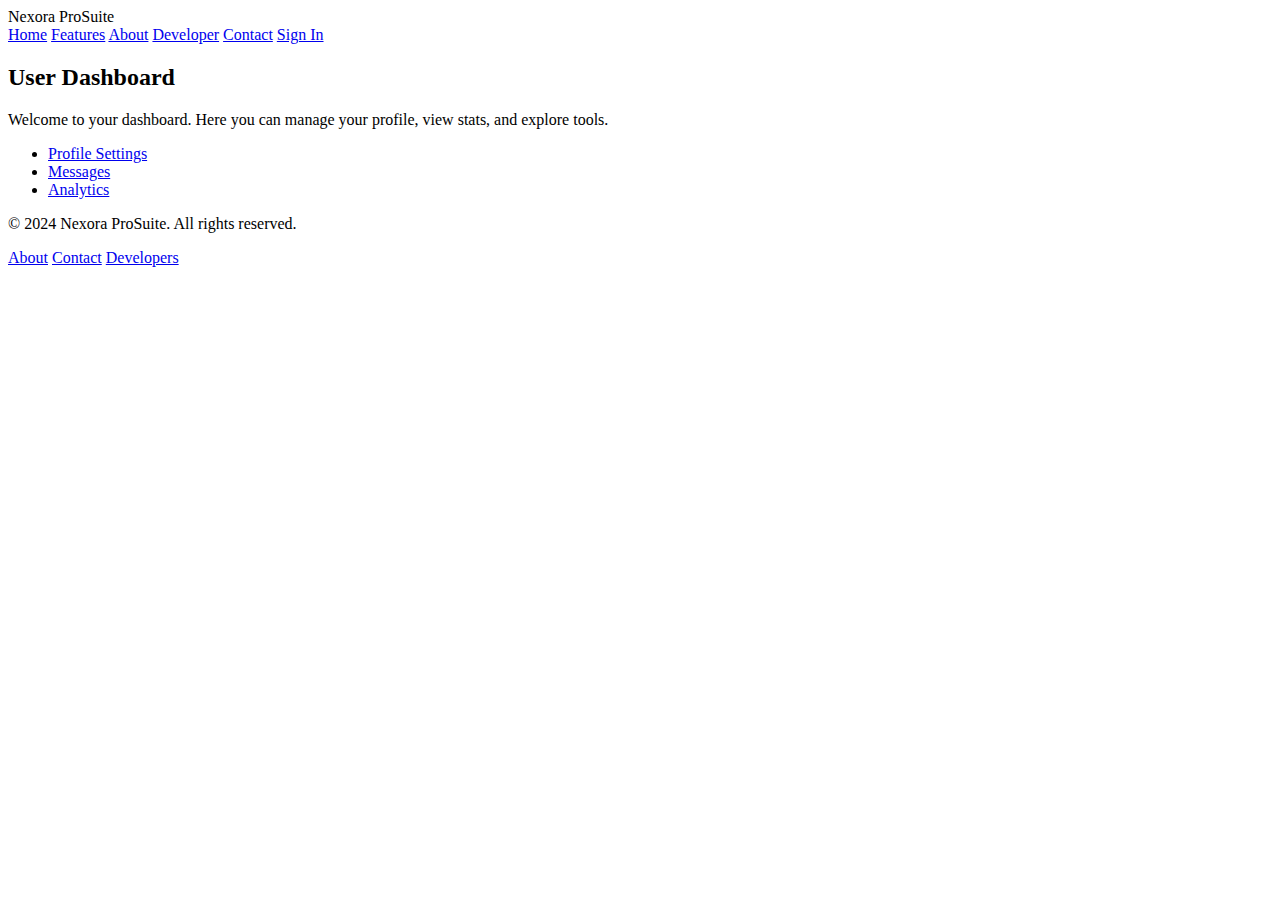
<file: dashboard.html>
<!DOCTYPE html>
<html lang="en">
<head>
  <meta charset="UTF-8">
  <meta name="viewport" content="width=device-width, initial-scale=1.0">
  <title>Dashboard - Nexora ProSuite</title>
  <link href="https://fonts.googleapis.com/css2?family=Inter:wght@400;500;600;700;800&display=swap" rel="stylesheet">
  <link rel="stylesheet" href="assets/css/style.css">
</head>
<body>
  <!-- Navbar -->
  <nav class="navbar">
    <div class="logo">Nexora ProSuite</div>
    <div class="nav-links">
      <a href="index.html">Home</a>
      <a href="features.html">Features</a>
      <a href="about.html">About</a>
      <a href="developer.html">Developer</a>
      <a href="contact.html">Contact</a>
      <a href="login.html" class="signin-btn">Sign In</a>
    </div>
  </nav>

  <!-- Page Content -->
  <main>
    <section class="features-grid">
      <h2>User Dashboard</h2>
      <p>Welcome to your dashboard. Here you can manage your profile, view stats, and explore tools.</p>
      <ul>
        <li><a href="#">Profile Settings</a></li>
        <li><a href="#">Messages</a></li>
        <li><a href="#">Analytics</a></li>
      </ul>
    </section>
  </main>

  <!-- Footer -->
  <footer class="footer">
    <p>&copy; 2024 Nexora ProSuite. All rights reserved.</p>
    <div class="footer-links">
      <a href="about.html">About</a>
      <a href="contact.html">Contact</a>
      <a href="developer.html">Developers</a>
    </div>
  </footer>

  <script src="assets/js/main.js"></script>
</body>
</html>
</file>
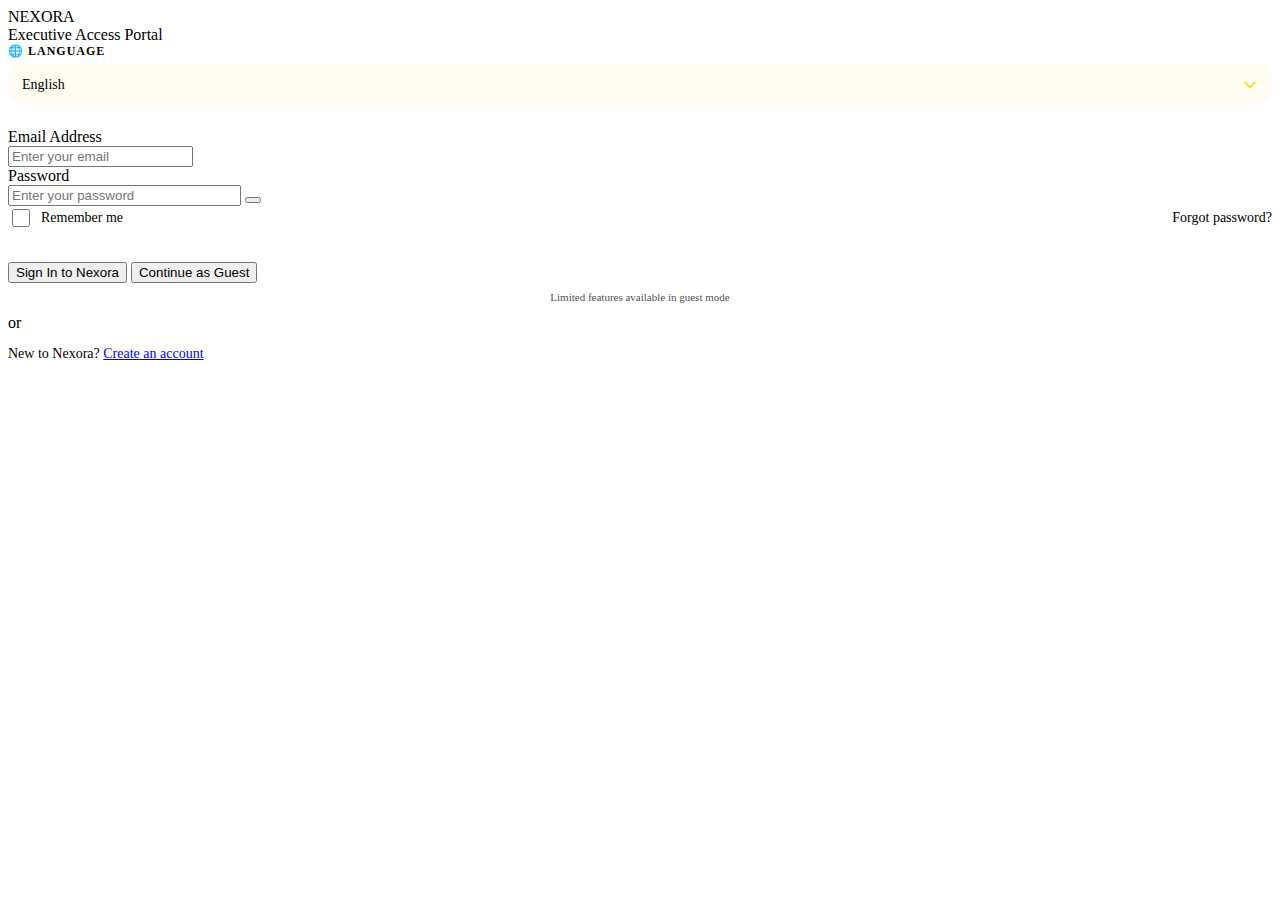
<file: login.html>
<!DOCTYPE html>
<html lang="en">
<head>
    <meta charset="UTF-8">
    <meta name="viewport" content="width=device-width, initial-scale=1.0">
    <meta name="theme-color" content="#0a0a0a">
    <title>Nexora - Executive Access Portal</title>
    
    <!-- Premium Fonts -->
    <link href="https://fonts.googleapis.com/css2?family=Inter:wght@300;400;500;600;700;800;900&display=swap" rel="stylesheet">
    
    <!-- Global Stylesheet -->
    <link rel="stylesheet" href="assets/css/style.css">
    
    <!-- Login Page Specific Styles -->
    <style>
        /* Custom Language Selector for Login */
        .language-selector {
            margin-bottom: 24px;
        }

        .language-selector label {
            display: block;
            margin-bottom: 6px;
            color: var(--text-secondary);
            font-size: 12px;
            font-weight: 600;
            letter-spacing: 1px;
            text-transform: uppercase;
        }

        .language-selector select {
            width: 100%;
            padding: 12px 14px;
            background: rgba(255, 215, 0, 0.05);
            border: 1px solid var(--primary-gold);
            border-radius: 12px;
            color: var(--text-primary);
            font-size: 14px;
            font-family: inherit;
            appearance: none;
            cursor: pointer;
            transition: all 0.3s ease;
            background-image: url("data:image/svg+xml;charset=UTF-8,%3csvg xmlns='http://www.w3.org/2000/svg' viewBox='0 0 24 24' fill='none' stroke='%23FFD700' stroke-width='2' stroke-linecap='round' stroke-linejoin='round'%3e%3cpolyline points='6 9 12 15 18 9'%3e%3c/polyline%3e%3c/svg%3e");
            background-repeat: no-repeat;
            background-position: right 12px center;
            background-size: 20px;
            padding-right: 40px;
        }

        .language-selector select:hover {
            background-color: rgba(255, 215, 0, 0.1);
            border-color: var(--primary-gold);
        }

        .language-selector select:focus {
            outline: none;
            box-shadow: 0 0 0 3px rgba(255, 215, 0, 0.3);
        }

        .language-selector option {
            background: var(--bg-card);
            color: var(--text-primary);
        }

        /* Password field specific */
        .password-input {
            padding-right: 50px;
        }

        /* Eye icons for password toggle */
        .eye-open {
            display: block;
        }

        .eye-closed {
            display: none;
        }

        .password-toggle.showing .eye-open {
            display: none;
        }

        .password-toggle.showing .eye-closed {
            display: block;
        }

        /* Form Options */
        .form-options {
            display: flex;
            justify-content: space-between;
            align-items: center;
            margin-bottom: 32px;
        }

        .remember-me {
            display: flex;
            align-items: center;
            gap: 8px;
        }

        .remember-me input[type="checkbox"] {
            width: 18px;
            height: 18px;
            accent-color: var(--primary-gold);
        }

        .remember-me label {
            color: var(--text-secondary);
            font-size: 14px;
            cursor: pointer;
        }

        .forgot-password {
            color: var(--primary-gold);
            text-decoration: none;
            font-size: 14px;
            transition: opacity 0.3s ease;
        }

        .forgot-password:hover {
            opacity: 0.8;
        }

        .guest-notice {
            font-size: 11px;
            color: var(--text-secondary);
            text-align: center;
            margin-top: 8px;
            opacity: 0.7;
        }

        .signup-link p {
            color: var(--text-secondary);
            font-size: 14px;
        }
    </style>
</head>
<body class="login-page">
    <!-- Hidden Google Translate Widget -->
    <div id="google_translate_element"></div>

    <div class="login-container">
        <div class="login-card">
            <!-- Logo Section -->
            <div class="logo-section">
                <div class="logo">NEXORA</div>
                <div class="tagline">Executive Access Portal</div>
            </div>

            <!-- Custom Language Dropdown -->
            <div class="language-selector">
                <label for="language">🌐 Language</label>
                <select id="language">
                    <option value="en" selected>English</option>
                    <option value="es">Español</option>
                    <option value="fr">Français</option>
                    <option value="de">Deutsch</option>
                    <option value="zh-CN">中文 (Simplified)</option>
                    <option value="zh-TW">中文 (Traditional)</option>
                    <option value="ja">日本語</option>
                    <option value="ko">한국어</option>
                    <option value="ar">العربية</option>
                    <option value="ru">Русский</option>
                    <option value="pt">Português</option>
                    <option value="hi">हिन्दी</option>
                    <option value="af">Afrikaans</option>
                    <option value="sq">Albanian</option>
                    <option value="am">Amharic</option>
                    <option value="hy">Armenian</option>
                    <option value="az">Azerbaijani</option>
                    <option value="eu">Basque</option>
                    <option value="be">Belarusian</option>
                    <option value="bn">Bengali</option>
                    <option value="bs">Bosnian</option>
                    <option value="bg">Bulgarian</option>
                    <option value="ca">Catalan</option>
                    <option value="ceb">Cebuano</option>
                    <option value="ny">Chichewa</option>
                    <option value="co">Corsican</option>
                    <option value="hr">Croatian</option>
                    <option value="cs">Czech</option>
                    <option value="da">Danish</option>
                    <option value="nl">Dutch</option>
                    <option value="eo">Esperanto</option>
                    <option value="et">Estonian</option>
                    <option value="tl">Filipino</option>
                    <option value="fi">Finnish</option>
                    <option value="fy">Frisian</option>
                    <option value="gl">Galician</option>
                    <option value="ka">Georgian</option>
                    <option value="el">Greek</option>
                    <option value="gu">Gujarati</option>
                    <option value="ht">Haitian Creole</option>
                    <option value="ha">Hausa</option>
                    <option value="haw">Hawaiian</option>
                    <option value="iw">Hebrew</option>
                    <option value="hmn">Hmong</option>
                    <option value="hu">Hungarian</option>
                    <option value="is">Icelandic</option>
                    <option value="ig">Igbo</option>
                    <option value="id">Indonesian</option>
                    <option value="ga">Irish</option>
                    <option value="it">Italian</option>
                    <option value="jw">Javanese</option>
                    <option value="kn">Kannada</option>
                    <option value="kk">Kazakh</option>
                    <option value="km">Khmer</option>
                    <option value="ku">Kurdish (Kurmanji)</option>
                    <option value="ky">Kyrgyz</option>
                    <option value="lo">Lao</option>
                    <option value="la">Latin</option>
                    <option value="lv">Latvian</option>
                    <option value="lt">Lithuanian</option>
                    <option value="lb">Luxembourgish</option>
                    <option value="mk">Macedonian</option>
                    <option value="mg">Malagasy</option>
                    <option value="ms">Malay</option>
                    <option value="ml">Malayalam</option>
                    <option value="mt">Maltese</option>
                    <option value="mi">Maori</option>
                    <option value="mr">Marathi</option>
                    <option value="mn">Mongolian</option>
                    <option value="my">Myanmar (Burmese)</option>
                    <option value="ne">Nepali</option>
                    <option value="no">Norwegian</option>
                    <option value="ps">Pashto</option>
                    <option value="fa">Persian</option>
                    <option value="pl">Polish</option>
                    <option value="pa">Punjabi</option>
                    <option value="ro">Romanian</option>
                    <option value="sm">Samoan</option>
                    <option value="gd">Scots Gaelic</option>
                    <option value="sr">Serbian</option>
                    <option value="st">Sesotho</option>
                    <option value="sn">Shona</option>
                    <option value="sd">Sindhi</option>
                    <option value="si">Sinhala</option>
                    <option value="sk">Slovak</option>
                    <option value="sl">Slovenian</option>
                    <option value="so">Somali</option>
                    <option value="su">Sundanese</option>
                    <option value="sw">Swahili</option>
                    <option value="sv">Swedish</option>
                    <option value="tg">Tajik</option>
                    <option value="ta">Tamil</option>
                    <option value="te">Telugu</option>
                    <option value="th">Thai</option>
                    <option value="tr">Turkish</option>
                    <option value="uk">Ukrainian</option>
                    <option value="ur">Urdu</option>
                    <option value="uz">Uzbek</option>
                    <option value="vi">Vietnamese</option>
                    <option value="cy">Welsh</option>
                    <option value="xh">Xhosa</option>
                    <option value="yi">Yiddish</option>
                    <option value="yo">Yoruba</option>
                    <option value="zu">Zulu</option>
                </select>
            </div>

            <!-- Login Form -->
            <form class="login-form" onsubmit="handleLogin(event)">
                <!-- Email Input -->
                <div class="form-group">
                    <label class="form-label" for="email">Email Address</label>
                    <div class="input-wrapper">
                        <input 
                            type="email" 
                            id="email" 
                            class="form-input" 
                            placeholder="Enter your email"
                            required
                        >
                    </div>
                </div>

                <!-- Password Input with Toggle -->
                <div class="form-group">
                    <label class="form-label" for="password">Password</label>
                    <div class="input-wrapper">
                        <input 
                            type="password" 
                            id="password" 
                            class="form-input password-input" 
                            placeholder="Enter your password"
                            required
                        >
                        <button 
                            type="button" 
                            class="password-toggle" 
                            id="passwordToggle"
                            onclick="togglePassword()"
                            aria-label="Toggle password visibility"
                        >
                            <!-- Eye Open Icon -->
                            <svg class="eye-icon eye-open" fill="currentColor" viewBox="0 0 24 24">
                                <path d="M12 4.5C7 4.5 2.73 7.61 1 12c1.73 4.39 6 7.5 11 7.5s9.27-3.11 11-7.5c-1.73-4.39-6-7.5-11-7.5zM12 17c-2.76 0-5-2.24-5-5s2.24-5 5-5 5 2.24 5 5-2.24 5-5 5zm0-8c-1.66 0-3 1.34-3 3s1.34 3 3 3 3-1.34 3-3-1.34-3-3-3z"/>
                            </svg>
                            <!-- Eye Closed Icon -->
                            <svg class="eye-icon eye-closed" fill="currentColor" viewBox="0 0 24 24">
                                <path d="M12 7c2.76 0 5 2.24 5 5 0 .65-.13 1.26-.36 1.83l2.92 2.92c1.51-1.26 2.7-2.89 3.43-4.75-1.73-4.39-6-7.5-11-7.5-1.4 0-2.74.25-3.98.7l2.16 2.16C10.74 7.13 11.35 7 12 7zM2 4.27l2.28 2.28.46.46C3.08 8.3 1.78 10.02 1 12c1.73 4.39 6 7.5 11 7.5 1.55 0 3.03-.3 4.38-.84l.42.42L19.73 22 21 20.73 3.27 3 2 4.27zM7.53 9.8l1.55 1.55c-.05.21-.08.43-.08.65 0 1.66 1.34 3 3 3 .22 0 .44-.03.65-.08l1.55 1.55c-.67.33-1.41.53-2.2.53-2.76 0-5-2.24-5-5 0-.79.2-1.53.53-2.2zm4.31-.78l3.15 3.15.02-.16c0-1.66-1.34-3-3-3l-.17.01z"/>
                            </svg>
                        </button>
                    </div>
                </div>

                <!-- Remember Me & Forgot Password -->
                <div class="form-options">
                    <div class="remember-me">
                        <input type="checkbox" id="remember">
                        <label for="remember">Remember me</label>
                    </div>
                    <a href="#" class="forgot-password">Forgot password?</a>
                </div>

                <!-- Submit Button -->
                <button type="submit" class="submit-btn">
                    Sign In to Nexora
                </button>
                
                <!-- Guest Login Button -->
                <button type="button" class="guest-btn" onclick="handleGuestLogin()">
                    Continue as Guest
                </button>
                <p class="guest-notice">Limited features available in guest mode</p>
            </form>

            <!-- Divider -->
            <div class="divider">
                <span>or</span>
            </div>

            <!-- Sign Up Link -->
            <div class="signup-link">
                <p>New to Nexora? <a href="signup.html">Create an account</a></p>
            </div>
        </div>
    </div>

    <!-- Scripts -->
    <script>
        // Password Toggle Functionality
        function togglePassword() {
            const passwordInput = document.getElementById('password');
            const toggleButton = document.getElementById('passwordToggle');
            
            if (passwordInput.type === 'password') {
                passwordInput.type = 'text';
                toggleButton.classList.add('showing');
            } else {
                passwordInput.type = 'password';
                toggleButton.classList.remove('showing');
            }
        }

        // Handle Login Form Submission
        function handleLogin(event) {
            event.preventDefault();
            
            const email = document.getElementById('email').value;
            const password = document.getElementById('password').value;
            const remember = document.getElementById('remember').checked;
            
            // Set user type as registered user
            localStorage.setItem('nexora_userType', 'registered');
            localStorage.removeItem('nexora_guestLogin');
            
            // Store login state
            if (remember) {
                localStorage.setItem('nexoraUser', email);
            } else {
                sessionStorage.setItem('nexoraUser', email);
            }
            
            console.log("Logging in as registered user");
            
            // Show loading state
            const button = event.target.querySelector('.submit-btn');
            const originalText = button.textContent;
            button.textContent = 'Signing in...';
            button.disabled = true;
            
            // Simulate authentication delay
            setTimeout(() => {
                button.textContent = '✓ Success';
                setTimeout(() => {
                    window.location.href = 'index.html';
                }, 1000);
            }, 1500);
        }

        // Guest Login Function
        function handleGuestLogin() {
            localStorage.setItem("nexora_userType", "guest");
            localStorage.setItem("nexora_guestLogin", "true");
            
            console.log("Guest login initiated");
            
            const guestBtn = document.querySelector('.guest-btn');
            const originalText = guestBtn.textContent;
            guestBtn.textContent = 'Setting up guest access...';
            guestBtn.disabled = true;
            
            setTimeout(() => {
                guestBtn.textContent = '✓ Guest Access Granted';
                
                alert("Welcome to Nexora!\n\nAs a guest, you have limited access:\n• View-only mode for most features\n• Cannot save preferences\n• No access to premium content\n\nCreate an account for full access!");
                
                setTimeout(() => {
                    window.location.href = "index.html";
                }, 1000);
            }, 1500);
        }

        // Add smooth focus animations
        document.querySelectorAll('.form-input').forEach(input => {
            input.addEventListener('focus', function() {
                this.parentElement.style.transform = 'scale(1.02)';
            });
            
            input.addEventListener('blur', function() {
                this.parentElement.style.transform = 'scale(1)';
            });
        });
    </script>
    
    <!-- Google Translate Script -->
    <script type="text/javascript">
        function googleTranslateElementInit() {
            new google.translate.TranslateElement(
                { pageLanguage: 'en', autoDisplay: false },
                'google_translate_element'
            );
        }
    </script>
    <script type="text/javascript" src="//translate.google.com/translate_a/element.js?cb=googleTranslateElementInit"></script>
    
    <!-- Connect Custom Dropdown to Google Translate -->
    <script>
        function changeLanguage(langCode) {
            const googleFrame = document.querySelector("iframe.goog-te-menu-frame");

            if (googleFrame) {
                const innerDoc = googleFrame.contentDocument || googleFrame.contentWindow.document;
                const langElements = innerDoc.querySelectorAll(".goog-te-menu2-item span.text");

                for (let i = 0; i < langElements.length; i++) {
                    const parent = langElements[i].closest("tr");
                    if (parent && parent.getAttribute("value") === langCode) {
                        langElements[i].click();
                        break;
                    }
                }
            }
        }

        const langSelect = document.getElementById("language");

        langSelect.addEventListener("change", function() {
            const langCode = this.value;
            localStorage.setItem("preferredLanguage", langCode);
            changeLanguage(langCode);
        });

        // Auto-apply saved preference
        window.addEventListener("load", function() {
            const savedLang = localStorage.getItem("preferredLanguage");
            if (savedLang) {
                document.getElementById("language").value = savedLang;
                setTimeout(function() {
                    document.getElementById("language").dispatchEvent(new Event("change"));
                }, 1000);
            }
        });
    </script>
</body>
</html>
</file>
<file: assets/css/style.css>

</file>
